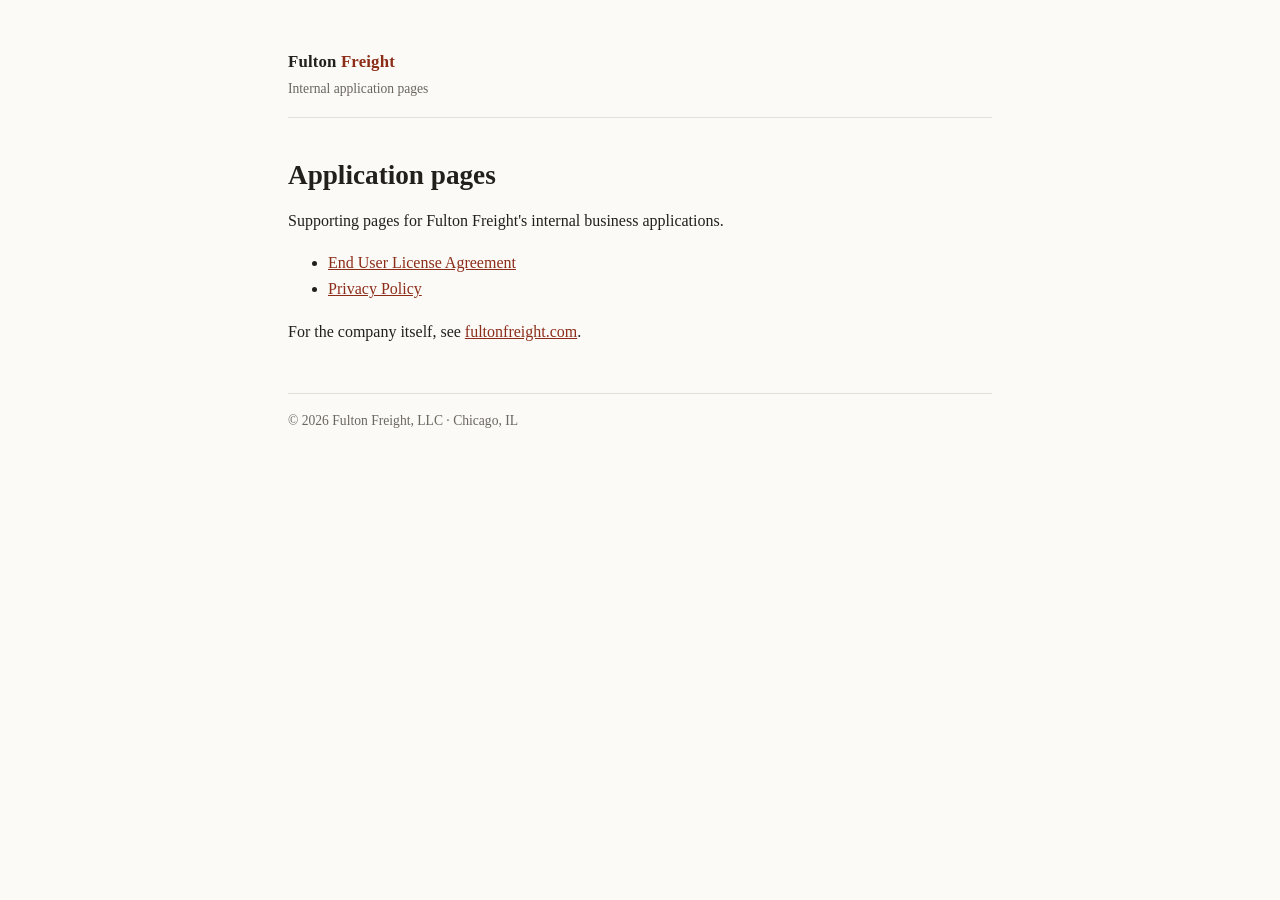
<file: index.html>
<!doctype html>
<html lang="en">
<head>
<meta charset="utf-8">
<meta name="viewport" content="width=device-width, initial-scale=1">
<title>Fulton Freight — Application Pages</title>
<link rel="stylesheet" href="assets/site.css">
</head>
<body>
<header class="site">
  <div class="wordmark">Fulton <span>Freight</span></div>
  <div class="doc-meta">Internal application pages</div>
</header>
<main>
<h1>Application pages</h1>
<p>Supporting pages for Fulton Freight's internal business applications.</p>
<ul>
  <li><a href="eula.html">End User License Agreement</a></li>
  <li><a href="privacy.html">Privacy Policy</a></li>
</ul>
<p>For the company itself, see <a href="https://fultonfreight.com">fultonfreight.com</a>.</p>
</main>
<div class="footer">© 2026 Fulton Freight, LLC · Chicago, IL</div>
</body>
</html>
</file>
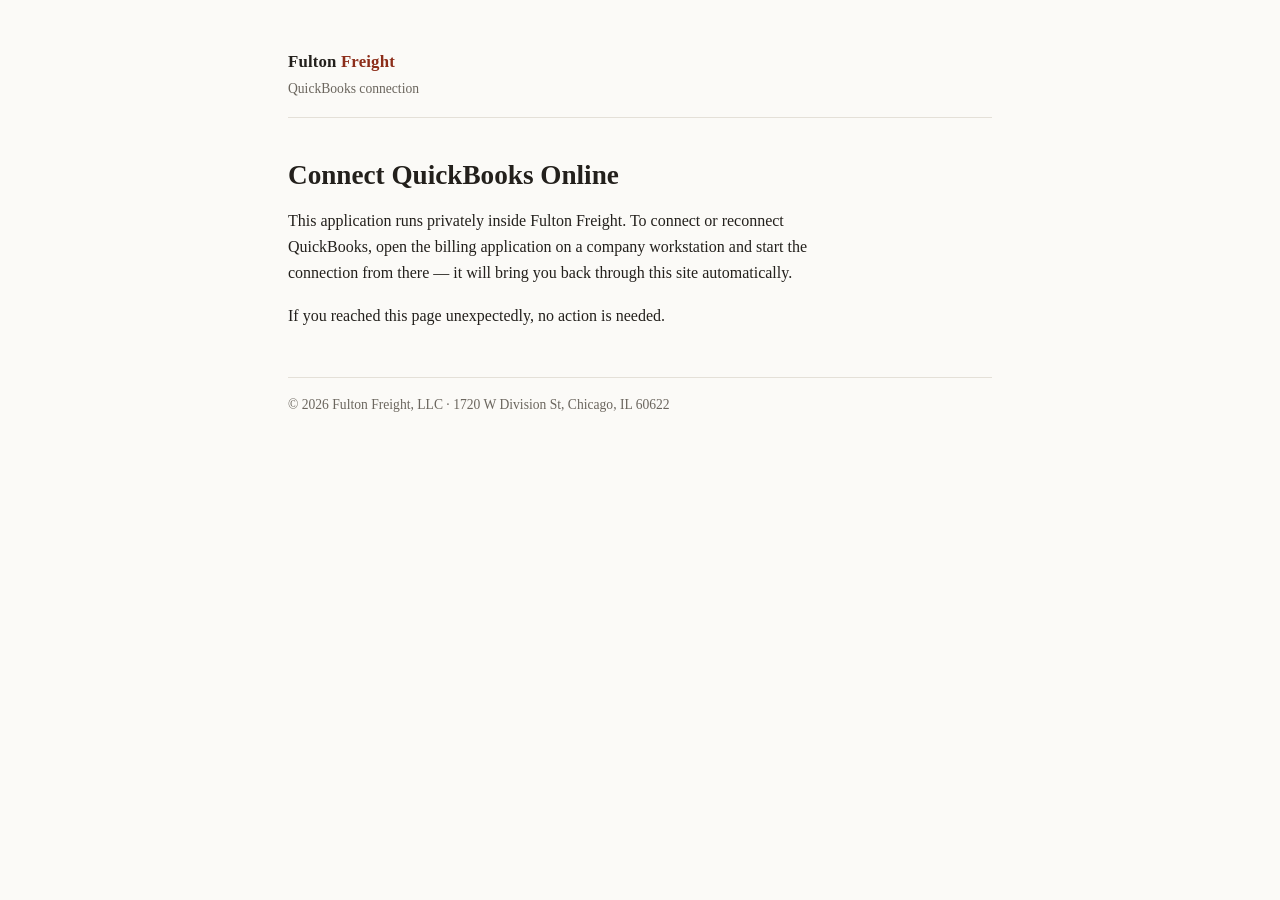
<file: connect.html>
<!doctype html>
<html lang="en">
<head>
<meta charset="utf-8">
<meta name="viewport" content="width=device-width, initial-scale=1">
<title>Connect QuickBooks — Fulton Freight</title>
<link rel="stylesheet" href="assets/site.css">
</head>
<body>
<header class="site">
  <div class="wordmark">Fulton <span>Freight</span></div>
  <div class="doc-meta">QuickBooks connection</div>
</header>
<main>
<h1>Connect QuickBooks Online</h1>
<p>This application runs privately inside Fulton Freight. To connect or
reconnect QuickBooks, open the billing application on a company workstation
and start the connection from there — it will bring you back through this
site automatically.</p>
<p>If you reached this page unexpectedly, no action is needed.</p>
</main>
<div class="footer">© 2026 Fulton Freight, LLC · 1720 W Division St, Chicago, IL 60622</div>
</body>
</html>
</file>
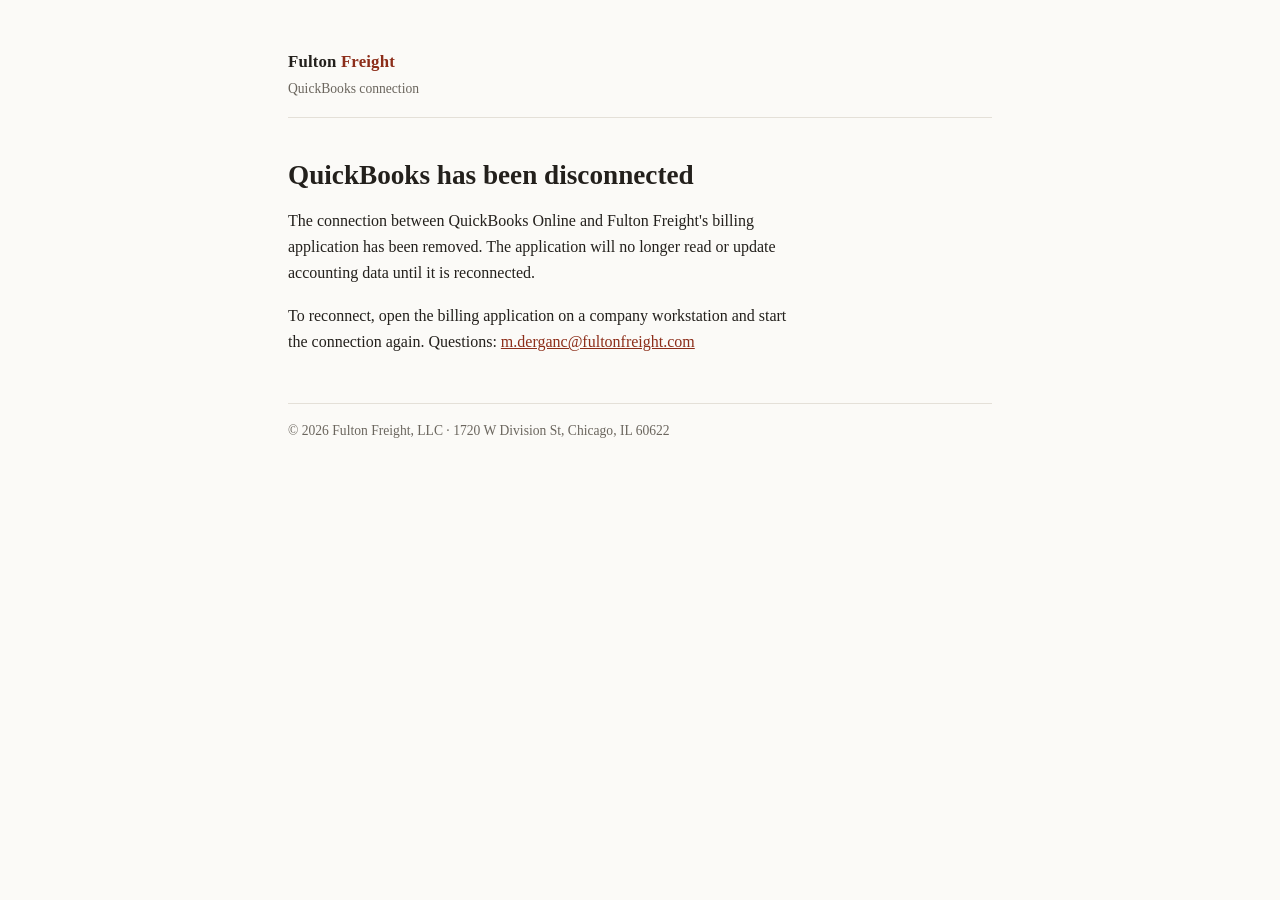
<file: disconnected.html>
<!doctype html>
<html lang="en">
<head>
<meta charset="utf-8">
<meta name="viewport" content="width=device-width, initial-scale=1">
<title>QuickBooks disconnected — Fulton Freight</title>
<link rel="stylesheet" href="assets/site.css">
</head>
<body>
<header class="site">
  <div class="wordmark">Fulton <span>Freight</span></div>
  <div class="doc-meta">QuickBooks connection</div>
</header>
<main>
<h1>QuickBooks has been disconnected</h1>
<p>The connection between QuickBooks Online and Fulton Freight's billing
application has been removed. The application will no longer read or update
accounting data until it is reconnected.</p>
<p>To reconnect, open the billing application on a company workstation and
start the connection again. Questions:
<a href="mailto:m.derganc@fultonfreight.com">m.derganc@fultonfreight.com</a></p>
</main>
<div class="footer">© 2026 Fulton Freight, LLC · 1720 W Division St, Chicago, IL 60622</div>
</body>
</html>
</file>
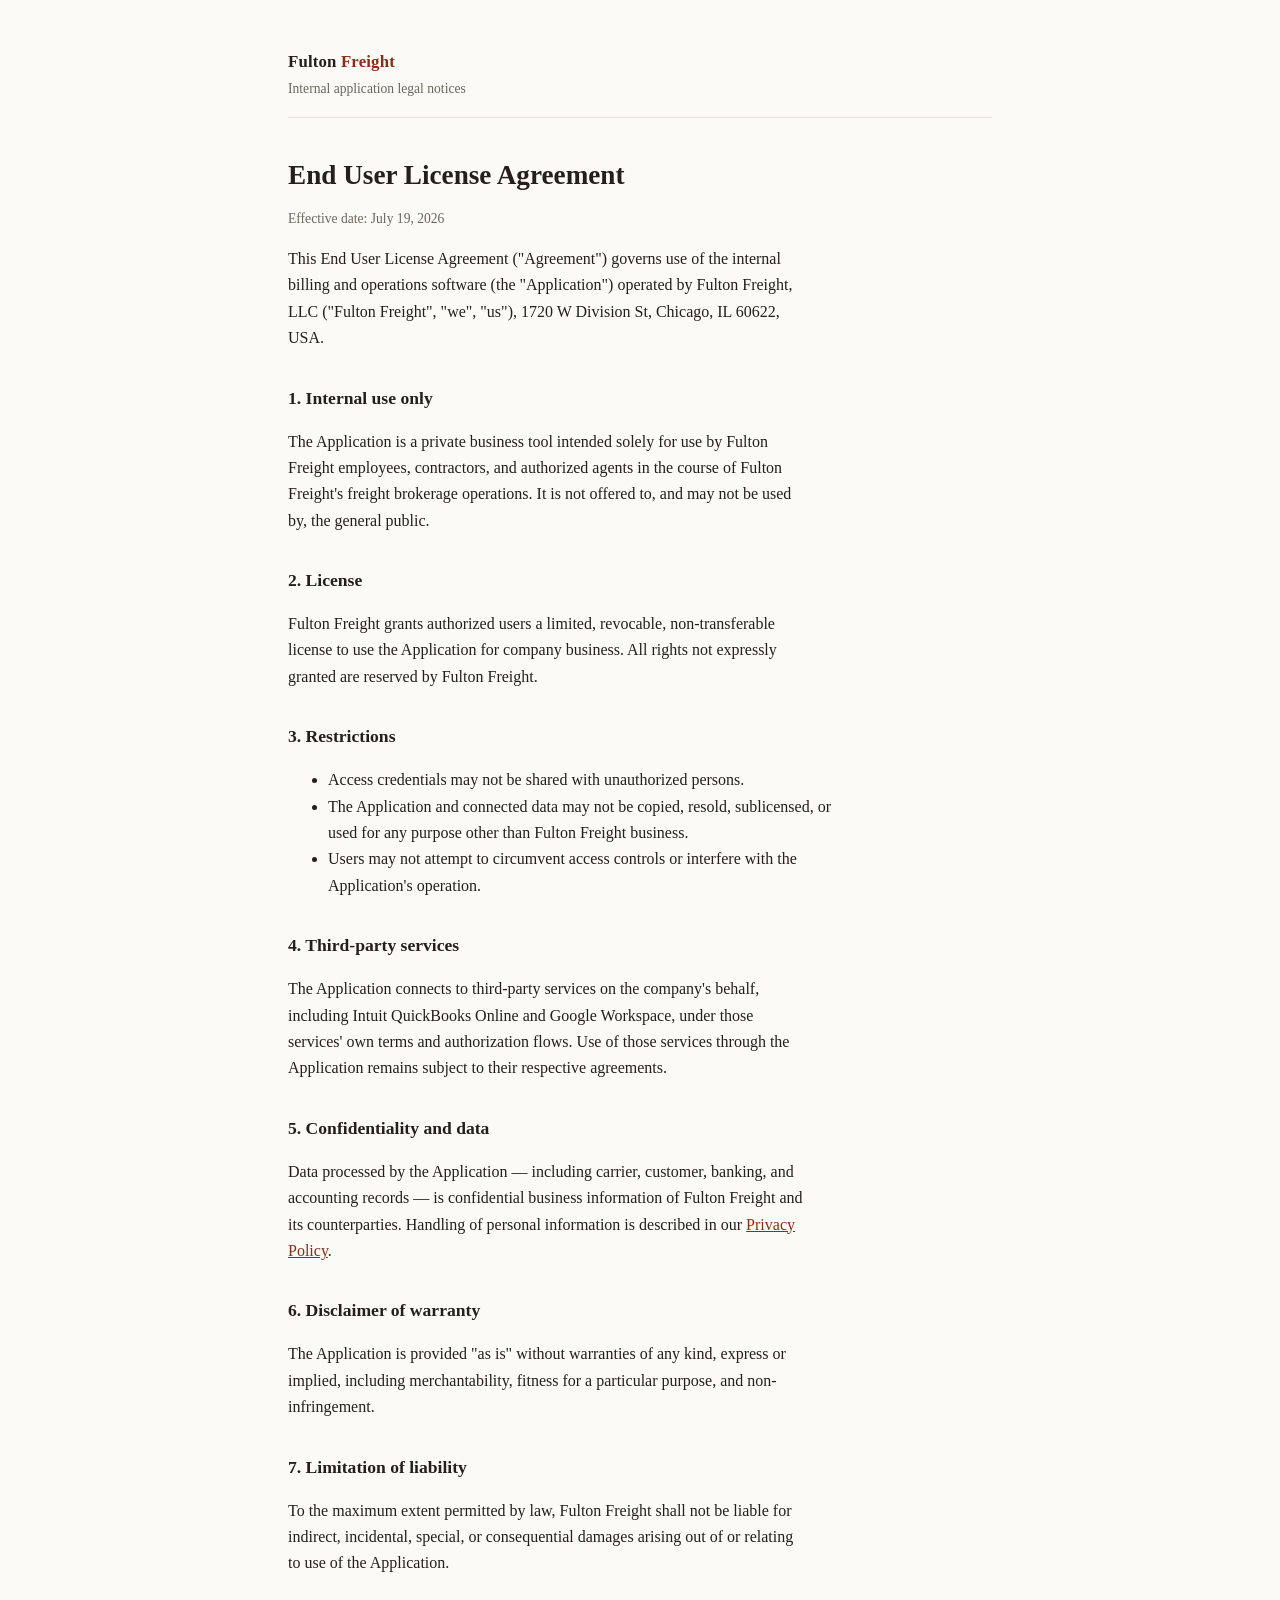
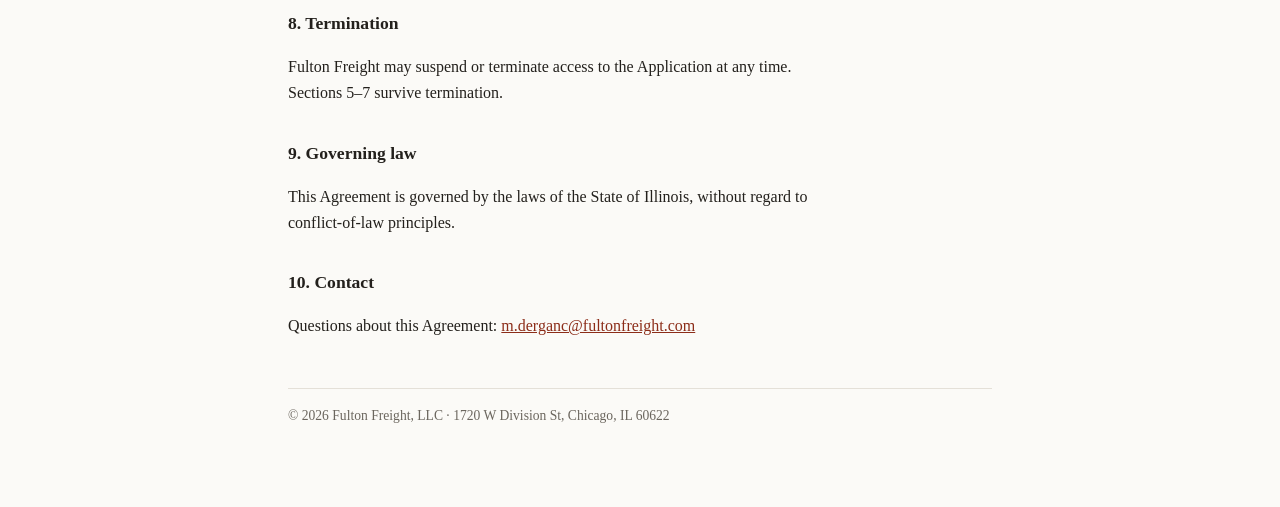
<file: eula.html>
<!doctype html>
<html lang="en">
<head>
<meta charset="utf-8">
<meta name="viewport" content="width=device-width, initial-scale=1">
<title>End User License Agreement — Fulton Freight Billing Tools</title>
<link rel="stylesheet" href="assets/site.css">
</head>
<body>
<header class="site">
  <div class="wordmark">Fulton <span>Freight</span></div>
  <div class="doc-meta">Internal application legal notices</div>
</header>
<main>
<h1>End User License Agreement</h1>
<p class="doc-meta">Effective date: July 19, 2026</p>

<p>This End User License Agreement ("Agreement") governs use of the internal
billing and operations software (the "Application") operated by Fulton
Freight, LLC ("Fulton Freight", "we", "us"), 1720 W Division St,
Chicago, IL 60622, USA.</p>

<h2>1. Internal use only</h2>
<p>The Application is a private business tool intended solely for use by
Fulton Freight employees, contractors, and authorized agents in the course of
Fulton Freight's freight brokerage operations. It is not offered to, and may
not be used by, the general public.</p>

<h2>2. License</h2>
<p>Fulton Freight grants authorized users a limited, revocable,
non-transferable license to use the Application for company business. All
rights not expressly granted are reserved by Fulton Freight.</p>

<h2>3. Restrictions</h2>
<ul>
  <li>Access credentials may not be shared with unauthorized persons.</li>
  <li>The Application and connected data may not be copied, resold,
  sublicensed, or used for any purpose other than Fulton Freight business.</li>
  <li>Users may not attempt to circumvent access controls or interfere with
  the Application's operation.</li>
</ul>

<h2>4. Third-party services</h2>
<p>The Application connects to third-party services on the company's behalf,
including Intuit QuickBooks Online and Google Workspace, under those
services' own terms and authorization flows. Use of those services through
the Application remains subject to their respective agreements.</p>

<h2>5. Confidentiality and data</h2>
<p>Data processed by the Application — including carrier, customer, banking,
and accounting records — is confidential business information of Fulton
Freight and its counterparties. Handling of personal information is described
in our <a href="privacy.html">Privacy Policy</a>.</p>

<h2>6. Disclaimer of warranty</h2>
<p>The Application is provided "as is" without warranties of any kind,
express or implied, including merchantability, fitness for a particular
purpose, and non-infringement.</p>

<h2>7. Limitation of liability</h2>
<p>To the maximum extent permitted by law, Fulton Freight shall not be liable
for indirect, incidental, special, or consequential damages arising out of or
relating to use of the Application.</p>

<h2>8. Termination</h2>
<p>Fulton Freight may suspend or terminate access to the Application at any
time. Sections 5–7 survive termination.</p>

<h2>9. Governing law</h2>
<p>This Agreement is governed by the laws of the State of Illinois, without
regard to conflict-of-law principles.</p>

<h2>10. Contact</h2>
<p>Questions about this Agreement: <a href="mailto:m.derganc@fultonfreight.com">m.derganc@fultonfreight.com</a></p>
</main>
<div class="footer">© 2026 Fulton Freight, LLC · 1720 W Division St, Chicago, IL 60622</div>
</body>
</html>
</file>
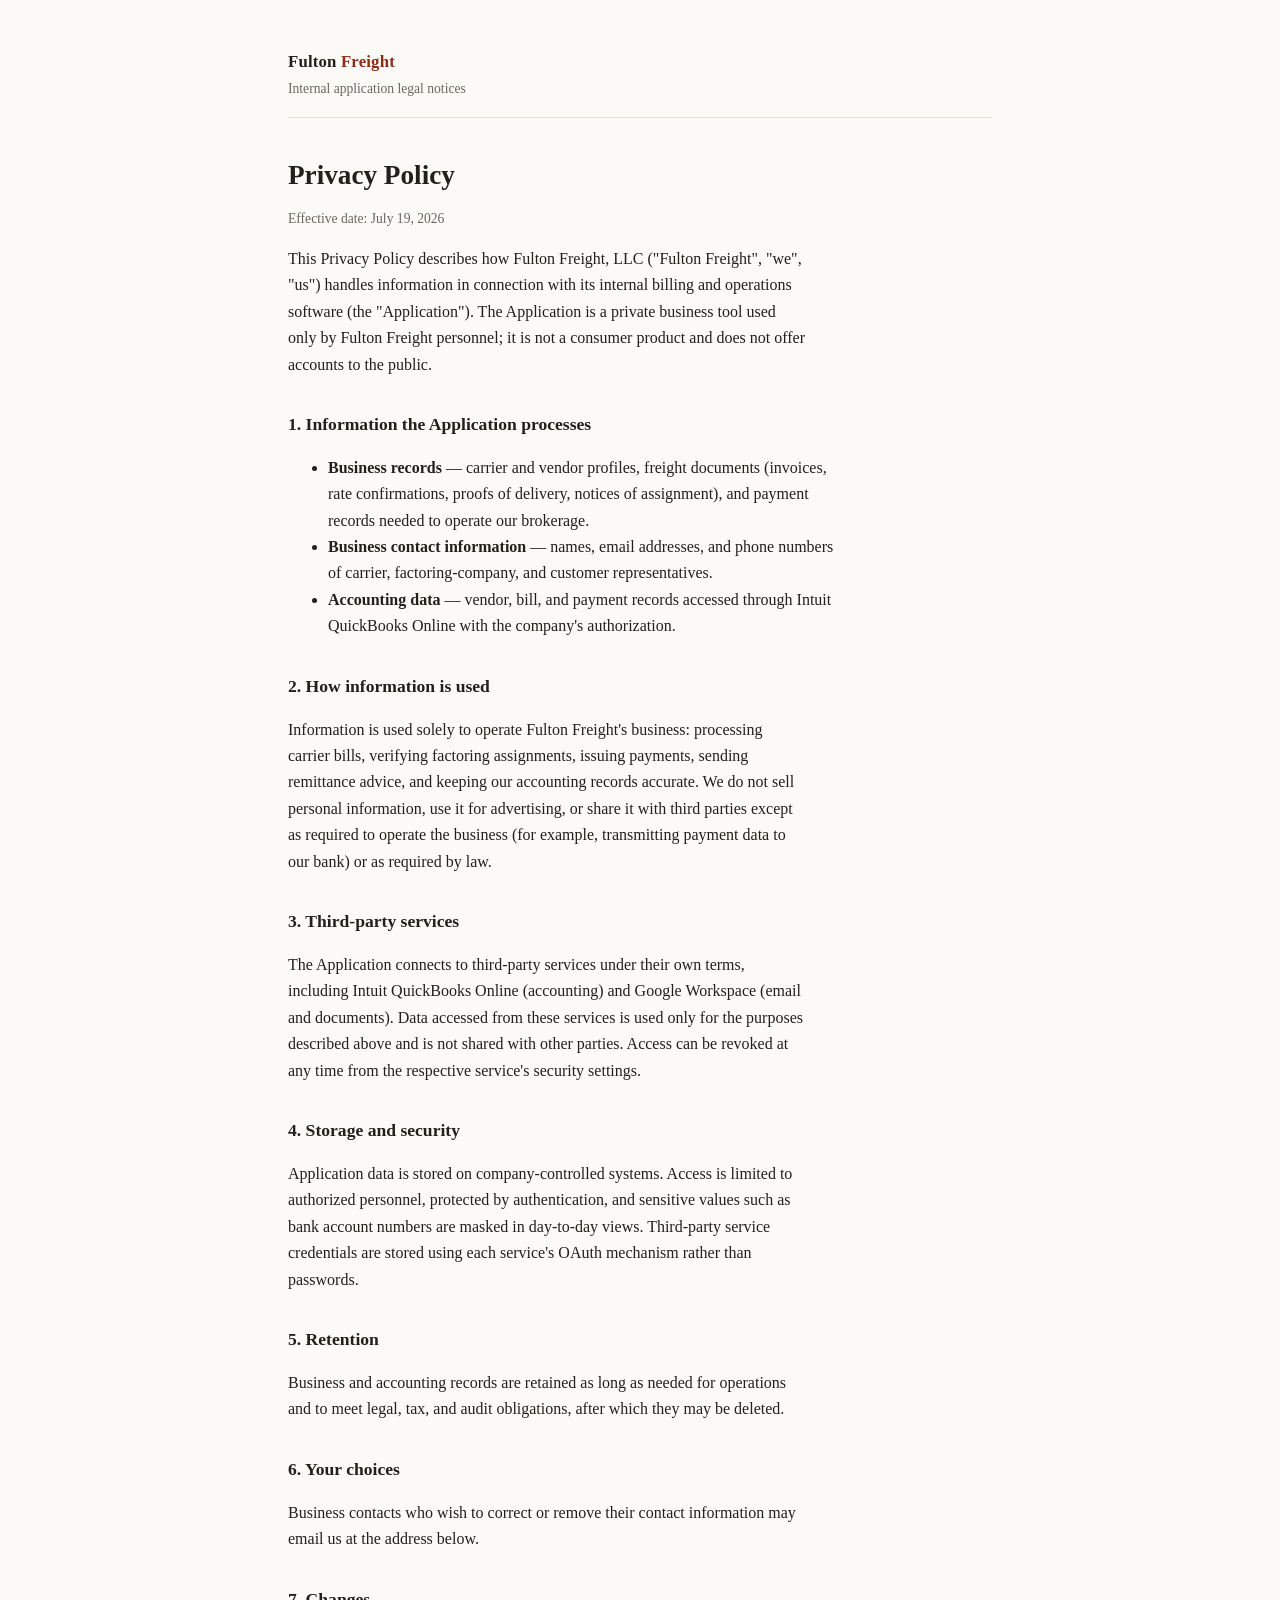
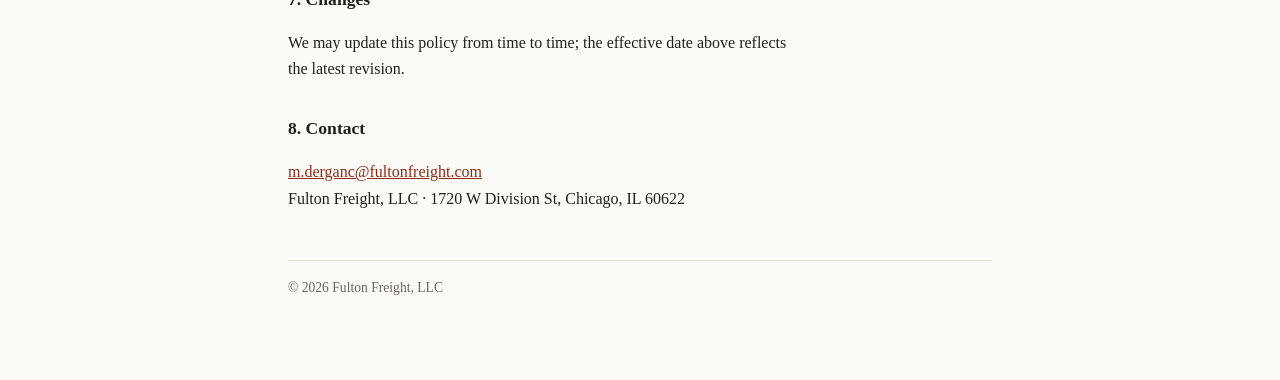
<file: privacy.html>
<!doctype html>
<html lang="en">
<head>
<meta charset="utf-8">
<meta name="viewport" content="width=device-width, initial-scale=1">
<title>Privacy Policy — Fulton Freight Billing Tools</title>
<link rel="stylesheet" href="assets/site.css">
</head>
<body>
<header class="site">
  <div class="wordmark">Fulton <span>Freight</span></div>
  <div class="doc-meta">Internal application legal notices</div>
</header>
<main>
<h1>Privacy Policy</h1>
<p class="doc-meta">Effective date: July 19, 2026</p>

<p>This Privacy Policy describes how Fulton Freight, LLC ("Fulton Freight",
"we", "us") handles information in connection with its internal billing and
operations software (the "Application"). The Application is a private
business tool used only by Fulton Freight personnel; it is not a consumer
product and does not offer accounts to the public.</p>

<h2>1. Information the Application processes</h2>
<ul>
  <li><b>Business records</b> — carrier and vendor profiles, freight
  documents (invoices, rate confirmations, proofs of delivery, notices of
  assignment), and payment records needed to operate our brokerage.</li>
  <li><b>Business contact information</b> — names, email addresses, and phone
  numbers of carrier, factoring-company, and customer representatives.</li>
  <li><b>Accounting data</b> — vendor, bill, and payment records accessed
  through Intuit QuickBooks Online with the company's authorization.</li>
</ul>

<h2>2. How information is used</h2>
<p>Information is used solely to operate Fulton Freight's business:
processing carrier bills, verifying factoring assignments, issuing payments,
sending remittance advice, and keeping our accounting records accurate. We do
not sell personal information, use it for advertising, or share it with
third parties except as required to operate the business (for example,
transmitting payment data to our bank) or as required by law.</p>

<h2>3. Third-party services</h2>
<p>The Application connects to third-party services under their own terms,
including Intuit QuickBooks Online (accounting) and Google Workspace (email
and documents). Data accessed from these services is used only for the
purposes described above and is not shared with other parties. Access can be
revoked at any time from the respective service's security settings.</p>

<h2>4. Storage and security</h2>
<p>Application data is stored on company-controlled systems. Access is
limited to authorized personnel, protected by authentication, and sensitive
values such as bank account numbers are masked in day-to-day views.
Third-party service credentials are stored using each service's OAuth
mechanism rather than passwords.</p>

<h2>5. Retention</h2>
<p>Business and accounting records are retained as long as needed for
operations and to meet legal, tax, and audit obligations, after which they
may be deleted.</p>

<h2>6. Your choices</h2>
<p>Business contacts who wish to correct or remove their contact information
may email us at the address below.</p>

<h2>7. Changes</h2>
<p>We may update this policy from time to time; the effective date above
reflects the latest revision.</p>

<h2>8. Contact</h2>
<p><a href="mailto:m.derganc@fultonfreight.com">m.derganc@fultonfreight.com</a><br>
Fulton Freight, LLC · 1720 W Division St, Chicago, IL 60622</p>
</main>
<div class="footer">© 2026 Fulton Freight, LLC</div>
</body>
</html>
</file>
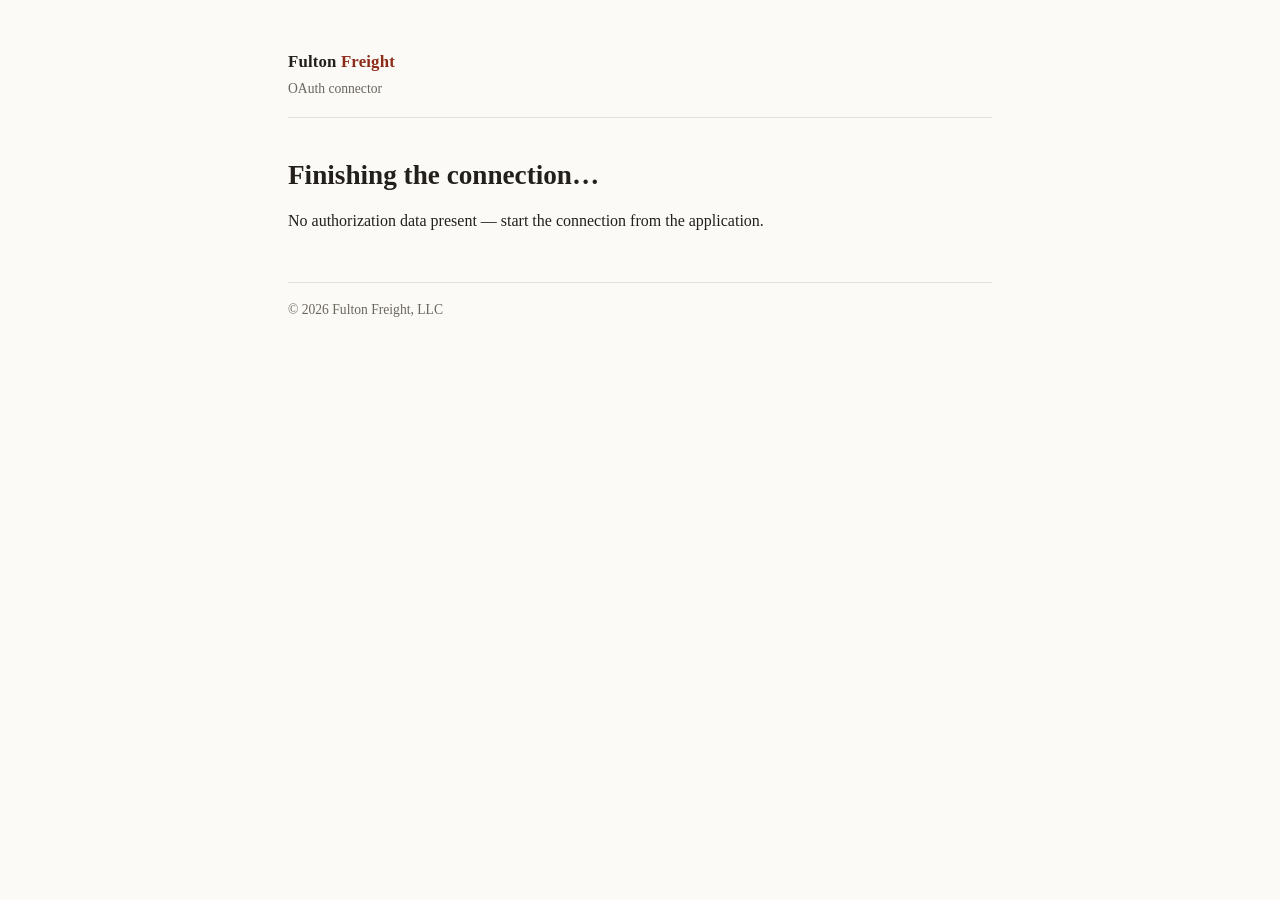
<file: qbo-callback.html>
<!doctype html>
<html lang="en">
<head>
<meta charset="utf-8">
<meta name="viewport" content="width=device-width, initial-scale=1">
<title>Connecting… — Fulton Freight</title>
<link rel="stylesheet" href="assets/site.css">
</head>
<body>
<header class="site">
  <div class="wordmark">Fulton <span>Freight</span></div>
  <div class="doc-meta">OAuth connector</div>
</header>
<main>
<h1>Finishing the connection…</h1>
<p id="status">Forwarding the authorization to your local application.</p>
<p id="fallback" style="display:none">If nothing happens, the local
application may not be running, or it may be on a different port. Try:
<a id="alt1" href="#">forward to port 8792</a> ·
<a id="alt2" href="#">forward to port 8799</a></p>

<script>
// OAuth redirects are followed by the BROWSER, so this public page can hand
// the authorization straight to the app running on this machine — no tunnel
// or public server required. The app may append ".p<port>" to the OAuth
// state to select the local port; default is the production service port.
(function () {
  var search = window.location.search || "";
  var params = new URLSearchParams(search);
  var state = params.get("state") || "";
  var match = state.match(/\.p(\d{2,5})$/);
  var port = match ? match[1] : "8792";
  var target = "http://localhost:" + port + "/api/qbo/oauth/callback" + search;
  document.getElementById("alt1").href = "http://localhost:8792/api/qbo/oauth/callback" + search;
  document.getElementById("alt2").href = "http://localhost:8799/api/qbo/oauth/callback" + search;
  setTimeout(function () { document.getElementById("fallback").style.display = "block"; }, 4000);
  if (params.get("code")) {
    window.location.replace(target);
  } else {
    document.getElementById("status").textContent =
      "No authorization data present — start the connection from the application.";
  }
})();
</script>
</main>
<div class="footer">© 2026 Fulton Freight, LLC</div>
</body>
</html>
</file>
<file: assets/site.css>
:root {
  --paper: #fbfaf7;
  --ink: #23201c;
  --muted: #6b665e;
  --line: #e4e0d8;
  --accent: #8c2d19;
}
@media (prefers-color-scheme: dark) {
  :root { --paper: #1b1916; --ink: #ece8e1; --muted: #a29b90; --line: #37332d; --accent: #d96a4a; }
}
* { box-sizing: border-box; }
body {
  margin: 0;
  background: var(--paper);
  color: var(--ink);
  font: 16px/1.65 Georgia, 'Times New Roman', serif;
  padding: 3rem 1.25rem 5rem;
}
main { max-width: 44rem; margin: 0 auto; }
header.site { max-width: 44rem; margin: 0 auto 2.5rem; border-bottom: 1px solid var(--line); padding-bottom: 1rem; }
.wordmark { font-weight: 700; letter-spacing: 0.01em; font-size: 1.05rem; }
.wordmark span { color: var(--accent); }
.doc-meta { color: var(--muted); font-size: 0.85rem; margin-top: 0.15rem; }
h1 { font-size: 1.7rem; line-height: 1.25; margin: 0 0 1rem; text-wrap: balance; }
h2 { font-size: 1.1rem; margin: 2rem 0 0.5rem; }
p, li { max-width: 65ch; }
a { color: var(--accent); }
.footer { max-width: 44rem; margin: 3rem auto 0; padding-top: 1rem; border-top: 1px solid var(--line); color: var(--muted); font-size: 0.85rem; }
</file>
